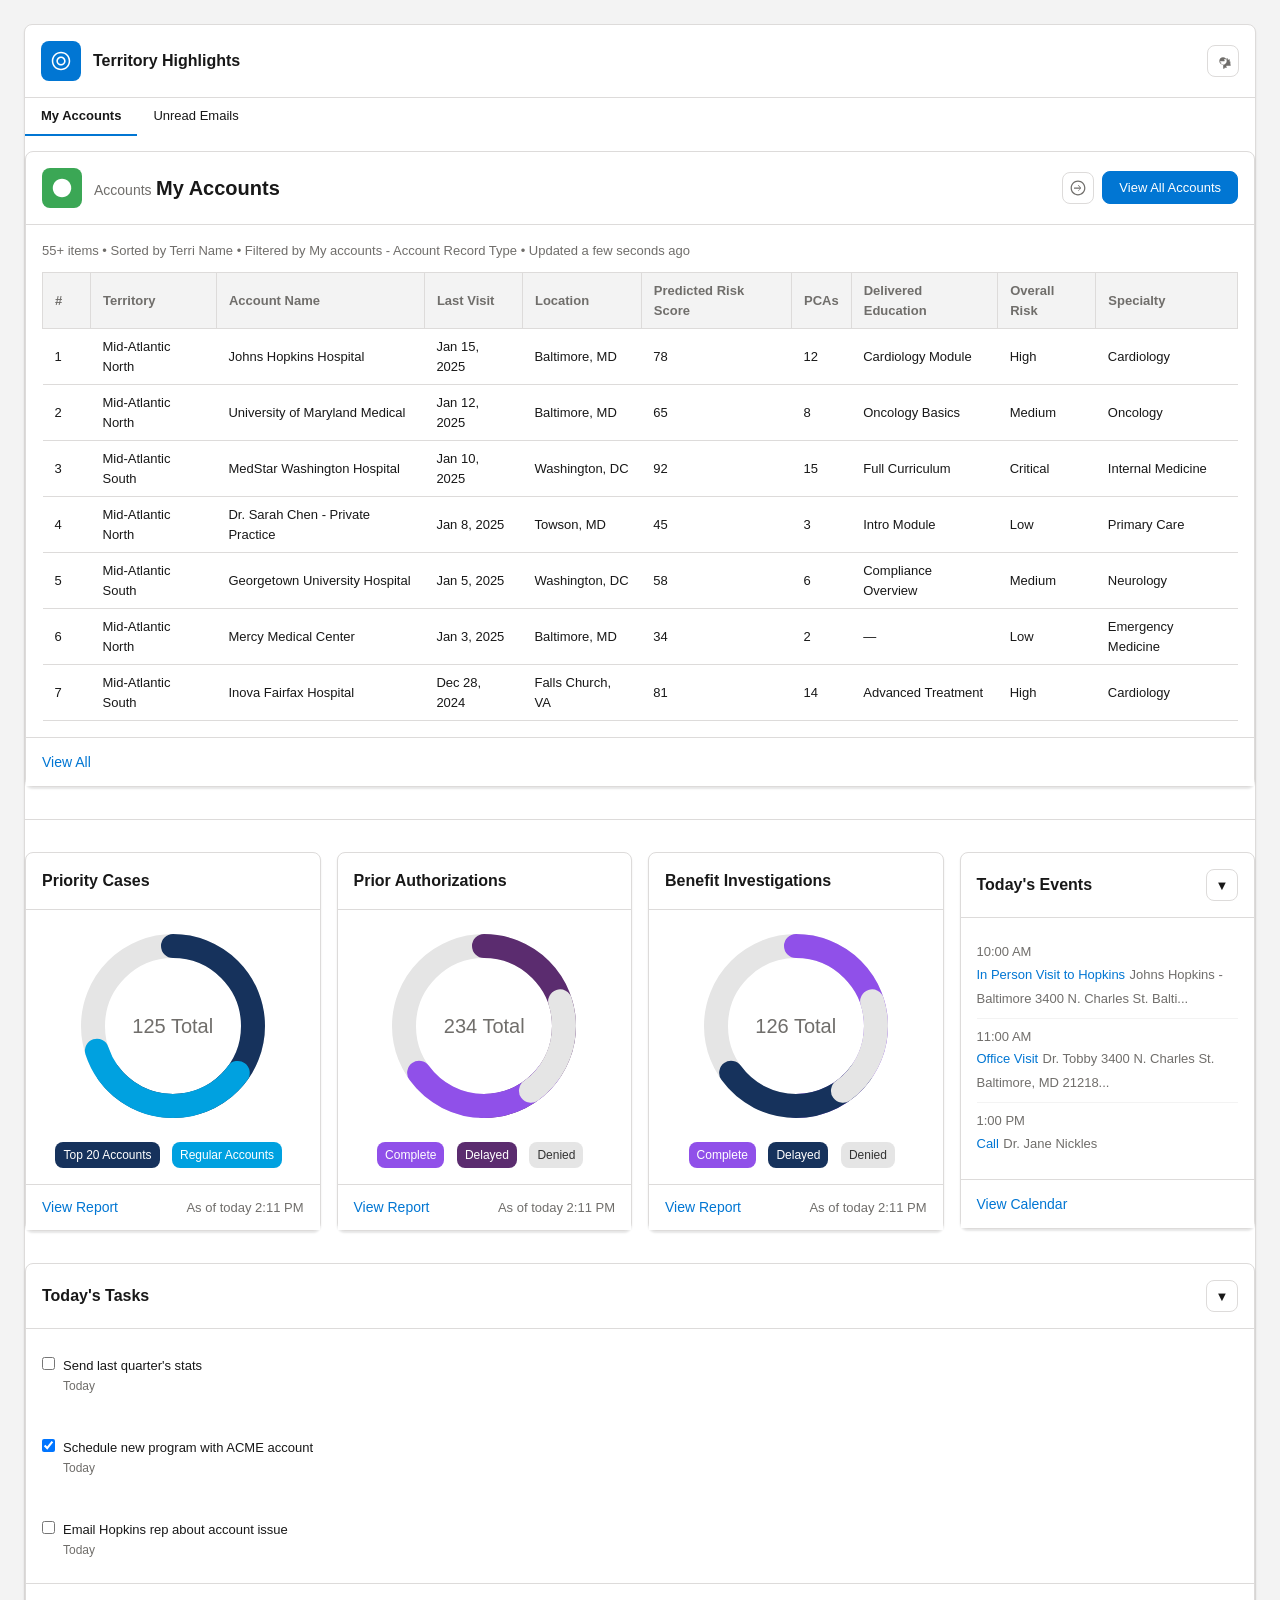
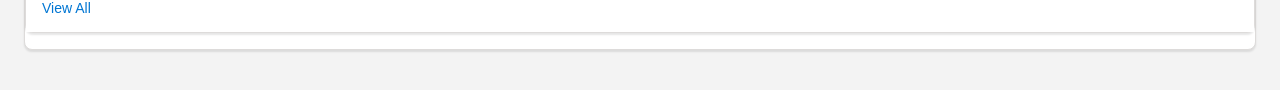
<file: index.html>
<!DOCTYPE html>
<html lang="en">
<head>
  <meta charset="UTF-8">
  <meta name="viewport" content="width=device-width, initial-scale=1.0">
  <title>Territory Highlights | Lightning Design System</title>
  <link rel="stylesheet" href="src/styles/tokens.css">
  <style>
    *, *::before, *::after { box-sizing: border-box; margin: 0; padding: 0; }
    body {
      font-family: -apple-system, BlinkMacSystemFont, 'Segoe UI', Roboto, sans-serif;
      background: var(--color-surface-alt);
      color: var(--color-text);
      line-height: 1.5;
      min-height: 100vh;
    }

    /* Layout */
    .container { max-width: 1280px; margin: 0 auto; padding: var(--space-6); }

    /* Cards - Design system: 16px padding, 8px border radius */
    .card {
      background: var(--color-surface);
      border: var(--card-border);
      border-radius: var(--card-radius);
      box-shadow: 0 2px 2px rgba(0,0,0,0.1);
      margin-bottom: var(--space-4);
    }
    .card__header {
      display: flex;
      align-items: center;
      justify-content: space-between;
      padding: var(--card-padding);
      border-bottom: var(--card-border);
    }
    .card__header-title { font-size: 1rem; font-weight: 700; color: var(--color-text); }
    .card__body { padding: var(--card-padding); }
    .card__body_inner { padding: var(--card-padding); }
    .card__footer {
      padding: var(--space-3) var(--card-padding);
      border-top: var(--card-border);
      background: var(--color-surface);
    }
    .card__footer-action { color: var(--color-primary); text-decoration: none; font-size: 0.875rem; }
    .card__footer-action:hover { text-decoration: underline; }

    /* Media / Icon */
    .media { display: flex; align-items: center; gap: 0.75rem; }
    .media__figure {
      width: 2.5rem;
      height: 2.5rem;
      background: var(--color-primary);
      border-radius: var(--card-radius);
      display: flex;
      align-items: center;
      justify-content: center;
      flex-shrink: 0;
    }
    .media__figure svg { width: 1.25rem; height: 1.25rem; fill: #fff; }
    .media__body { flex: 1; min-width: 0; }
    .media__body .subtitle { font-size: 0.875rem; color: var(--color-text-muted); }
    .media__body .title { font-size: 1.25rem; font-weight: 700; color: var(--color-text); }

    /* Buttons */
    .btn {
      display: inline-flex;
      align-items: center;
      justify-content: center;
      padding: var(--space-2) var(--space-4);
      font-size: 0.8125rem;
      font-weight: 400;
      border-radius: var(--card-radius);
      border: 1px solid var(--color-border);
      background: var(--color-surface);
      color: var(--color-text);
      cursor: pointer;
      text-decoration: none;
    }
    .btn:hover { background: var(--color-surface-alt); }
    .btn_brand { background: var(--color-primary); border-color: var(--color-primary); color: var(--color-surface); }
    .btn_brand:hover { background: var(--color-primary-hover); }
    .btn_icon {
      width: 2rem;
      height: 2rem;
      padding: 0;
    }
    .btn_icon svg { width: 1rem; height: 1rem; fill: var(--color-text-muted); }

    /* Tabs */
    .tabs { border-bottom: 1px solid var(--color-border); }
    .tabs__list { display: flex; list-style: none; }
    .tabs__link {
      display: block;
      padding: var(--space-2) var(--space-4);
      font-size: 0.8125rem;
      color: var(--color-text);
      text-decoration: none;
      border-bottom: 2px solid transparent;
      margin-bottom: -1px;
    }
    .tabs__link:hover { color: var(--color-primary); }
    .tabs__item_active .tabs__link {
      font-weight: 700;
      border-bottom-color: var(--color-primary);
      color: var(--color-text);
    }
    .tabs__content { padding: 1rem 0; }

    /* Table */
    .table-wrap { overflow-x: auto; }
    table {
      width: 100%;
      border-collapse: collapse;
      font-size: 0.8125rem;
    }
    th {
      background: var(--color-surface-alt);
      border: 1px solid var(--color-border);
      padding: var(--space-2) var(--space-3);
      text-align: left;
      font-weight: 700;
      color: var(--color-text-muted);
    }
    td {
      border-bottom: 1px solid var(--color-border);
      padding: var(--space-2) var(--space-3);
    }
    tr:hover td { background: #fafaf9; }

    /* Grid */
    .grid { display: flex; flex-wrap: wrap; margin: calc(-1 * var(--space-2)); }
    .grid__col {
      flex: 1 1 100%;
      padding: var(--space-2);
    }
    @media (min-width: 768px) {
      .grid__col { flex: 1 1 50%; }
    }
    @media (min-width: 1024px) {
      .grid__col { flex: 1 1 20%; }
    }

    /* Badge */
    .badge {
      display: inline-block;
      padding: var(--space-1) var(--space-2);
      font-size: 0.75rem;
      border-radius: var(--card-radius);
      margin-right: var(--space-2);
    }

    /* Donut chart */
    .donut-wrapper { position: relative; width: 200px; height: 200px; margin: 0 auto; }
    .donut-svg { transform: rotate(-90deg); width: 100%; height: 100%; }
    .donut-center {
      position: absolute;
      top: 50%; left: 50%;
      transform: translate(-50%, -50%);
      font-size: 1.25rem;
      color: var(--color-text-muted);
      text-align: center;
    }
    @keyframes donutFill1 { from { stroke-dashoffset: 251.2; } to { stroke-dashoffset: 0; } }
    @keyframes donutFill2 { from { stroke-dashoffset: 251.2; } to { stroke-dashoffset: 163.4; } }
    @keyframes donutFill3 { from { stroke-dashoffset: 251.2; } to { stroke-dashoffset: 201.0; } }
    .donut-segment { animation: donutFill1 1.2s ease-out forwards; }
    .donut-segment.seg2 { animation-name: donutFill2; animation-delay: 0.2s; }
    .donut-segment.seg3 { animation-name: donutFill3; animation-delay: 0.4s; }

    /* List */
    .list { list-style: none; }
    .list__item {
      padding: var(--space-2) 0;
      border-bottom: 1px solid var(--color-surface-alt);
    }
    .list__item:last-child { border-bottom: none; }
    .list__time { font-size: 0.8125rem; color: var(--color-text-muted); display: block; }
    .list__link { color: var(--color-primary); text-decoration: none; font-size: 0.8125rem; }
    .list__link:hover { text-decoration: underline; }
    .list__detail { font-size: 0.8125rem; color: var(--color-text-muted); }

    /* Checkbox - Forms use 24px vertical spacing between fields */
    .checkbox { display: flex; align-items: flex-start; gap: var(--space-2); padding: var(--space-2) 0; }
    .checkbox + .checkbox { margin-top: var(--form-field-spacing); }
    .checkbox input { margin-top: var(--space-1); }
    .checkbox__label { font-size: 0.8125rem; }
    .checkbox__due { font-size: 0.75rem; color: var(--color-text-muted); }

    /* Footer flex */
    .footer-flex { display: flex; justify-content: space-between; align-items: center; flex-wrap: wrap; gap: 0.5rem; }
    .text-muted { font-size: 0.8125rem; color: var(--color-text-muted); }
  </style>
</head>
<body>
  <div class="container">
    <!-- Main Card: Territory Highlights -->
    <article class="card">
      <header class="card__header">
        <div class="media">
          <div class="media__figure">
            <svg viewBox="0 0 52 52"><path d="M26 2C12.7 2 2 12.7 2 26s10.7 24 24 24 24-10.7 24-24S39.3 2 26 2zm0 44C14.8 46 6 37.2 6 26S14.8 6 26 6s20 8.8 20 20-8.8 20-20 20z"/><path d="M26 14c-6.6 0-12 5.4-12 12s5.4 12 12 12 12-5.4 12-12-5.4-12-12-12zm0 20c-4.4 0-8-3.6-8-8s3.6-8 8-8 8 3.6 8 8-3.6 8-8 8z"/></svg>
          </div>
          <div class="media__body">
            <h2 class="card__header-title">Territory Highlights</h2>
          </div>
        </div>
        <button class="btn btn_icon" title="Settings">
          <svg viewBox="0 0 52 52"><path d="M50 28h-2.1c-.2-1-.5-2-.9-2.9l1.5-1.5c.4-.4.4-1 0-1.4l-1.4-1.4c-.4-.4-1-.4-1.4 0l-1.5 1.5c-.9-.4-1.9-.7-2.9-.9V18c0-.6-.4-1-1-1h-2c-.6 0-1 .4-1 1v2.1c-1 .2-2 .5-2.9.9l-1.5-1.5c-.4-.4-1-.4-1.4 0l-1.4 1.4c-.4.4-.4 1 0 1.4l1.5 1.5c-.4.9-.7 1.9-.9 2.9H18c-.6 0-1 .4-1 1v2c0 .6.4 1 1 1h2.1c.2 1 .5 2 .9 2.9l-1.5 1.5c-.4.4-.4 1 0 1.4l1.4 1.4c.4.4 1 .4 1.4 0l1.5-1.5c.9.4 1.9.7 2.9.9V50c0 .6.4 1 1 1h2c.6 0 1-.4 1-1v-2.1c1-.2 2-.5 2.9-.9l1.5 1.5c.4.4 1 .4 1.4 0l1.4-1.4c.4-.4.4-1 0-1.4l-1.5-1.5c.4-.9.7-1.9.9-2.9H50c.6 0 1-.4 1-1v-2c0-.6-.4-1-1-1zM26 38c-6.6 0-12-5.4-12-12s5.4-12 12-12 12 5.4 12 12-5.4 12-12 12z"/></svg>
        </button>
      </header>

      <!-- Tabs -->
      <div class="tabs">
        <ul class="tabs__list">
          <li class="tabs__item tabs__item_active"><a class="tabs__link" href="#">My Accounts</a></li>
          <li class="tabs__item"><a class="tabs__link" href="#">Unread Emails</a></li>
        </ul>
        <div class="tabs__content">
          
          <!-- Accounts Card -->
          <article class="card">
            <header class="card__header">
              <div class="media">
                <div class="media__figure" style="background:#3ba755;">
                  <svg viewBox="0 0 52 52" fill="#fff"><path d="M26 2C12.7 2 2 12.7 2 26s10.7 24 24 24 24-10.7 24-24S39.3 2 26 2z"/></svg>
                </div>
                <div class="media__body">
                  <span class="subtitle">Accounts</span>
                  <span class="title">My Accounts</span>
                </div>
              </div>
              <div style="display:flex;gap:0.5rem;align-items:center;">
                <button class="btn btn_icon" title="Refresh">
                  <svg viewBox="0 0 52 52"><path d="M43.2 8.8C38.6 4.2 32.4 2 26 2S13.4 4.2 8.8 8.8C4.2 13.4 2 19.6 2 26s2.2 12.6 6.8 17.2 11.4 6.8 17.2 6.8 12.6-2.2 17.2-6.8 6.8-11.4 6.8-17.2-2.2-12.6-6.8-17.2zM26 46c-11 0-20-9-20-20S15 6 26 6s20 9 20 20-9 20-20 20z"/><path d="M35.4 24.6l-8-8c-.4-.4-1-.4-1.4 0s-.4 1 0 1.4l6.3 6.3H14c-.6 0-1 .4-1 1v2c0 .6.4 1 1 1h18.3l-6.3 6.3c-.4.4-.4 1 0 1.4.2.2.5.3.7.3s.5-.1.7-.3l8-8c.4-.4.4-1 0-1.4z"/></svg>
                </button>
                <button class="btn btn_brand">View All Accounts</button>
              </div>
            </header>
            <div class="card__body">
              <p class="text-muted" style="margin-bottom:0.75rem;">55+ items • Sorted by Terri Name • Filtered by My accounts - Account Record Type • Updated a few seconds ago</p>
              <div class="table-wrap">
                <table>
                  <thead>
                    <tr>
                      <th style="width:3rem">#</th>
                      <th>Territory</th>
                      <th>Account Name</th>
                      <th>Last Visit</th>
                      <th>Location</th>
                      <th>Predicted Risk Score</th>
                      <th>PCAs</th>
                      <th>Delivered Education</th>
                      <th>Overall Risk</th>
                      <th>Specialty</th>
                    </tr>
                  </thead>
                  <tbody>
                    <tr><td>1</td><td>Mid-Atlantic North</td><td>Johns Hopkins Hospital</td><td>Jan 15, 2025</td><td>Baltimore, MD</td><td>78</td><td>12</td><td>Cardiology Module</td><td>High</td><td>Cardiology</td></tr>
                    <tr><td>2</td><td>Mid-Atlantic North</td><td>University of Maryland Medical</td><td>Jan 12, 2025</td><td>Baltimore, MD</td><td>65</td><td>8</td><td>Oncology Basics</td><td>Medium</td><td>Oncology</td></tr>
                    <tr><td>3</td><td>Mid-Atlantic South</td><td>MedStar Washington Hospital</td><td>Jan 10, 2025</td><td>Washington, DC</td><td>92</td><td>15</td><td>Full Curriculum</td><td>Critical</td><td>Internal Medicine</td></tr>
                    <tr><td>4</td><td>Mid-Atlantic North</td><td>Dr. Sarah Chen - Private Practice</td><td>Jan 8, 2025</td><td>Towson, MD</td><td>45</td><td>3</td><td>Intro Module</td><td>Low</td><td>Primary Care</td></tr>
                    <tr><td>5</td><td>Mid-Atlantic South</td><td>Georgetown University Hospital</td><td>Jan 5, 2025</td><td>Washington, DC</td><td>58</td><td>6</td><td>Compliance Overview</td><td>Medium</td><td>Neurology</td></tr>
                    <tr><td>6</td><td>Mid-Atlantic North</td><td>Mercy Medical Center</td><td>Jan 3, 2025</td><td>Baltimore, MD</td><td>34</td><td>2</td><td>—</td><td>Low</td><td>Emergency Medicine</td></tr>
                    <tr><td>7</td><td>Mid-Atlantic South</td><td>Inova Fairfax Hospital</td><td>Dec 28, 2024</td><td>Falls Church, VA</td><td>81</td><td>14</td><td>Advanced Treatment</td><td>High</td><td>Cardiology</td></tr>
                  </tbody>
                </table>
              </div>
            </div>
            <footer class="card__footer">
              <a href="#" class="card__footer-action">View All</a>
            </footer>
          </article>

        </div>
      </div>

      <!-- Cards Grid -->
      <div class="grid" style="margin-top:1.5rem;">
        
        <!-- Priority Cases -->
        <div class="grid__col">
          <article class="card">
            <header class="card__header">
              <h3 class="card__header-title">Priority Cases</h3>
            </header>
            <div class="card__body_inner">
              <div class="donut-wrapper">
                <svg class="donut-svg" viewBox="0 0 100 100" width="200" height="200">
                  <circle cx="50" cy="50" r="40" fill="none" stroke="#e5e5e5" stroke-width="12"/>
                  <circle class="donut-segment" cx="50" cy="50" r="40" fill="none" stroke="#16325C" stroke-width="12" stroke-dasharray="163.4 87.8" stroke-dashoffset="251.2" stroke-linecap="round"/>
                  <circle class="donut-segment seg2" cx="50" cy="50" r="40" fill="none" stroke="#00A1E0" stroke-width="12" stroke-dasharray="87.8 163.4" stroke-dashoffset="251.2" stroke-linecap="round"/>
                </svg>
                <div class="donut-center">125 Total</div>
              </div>
              <div style="margin-top:1rem;text-align:center;">
                <span class="badge" style="background:#16325C;color:#fff">Top 20 Accounts</span>
                <span class="badge" style="background:#00A1E0;color:#fff">Regular Accounts</span>
              </div>
            </div>
            <footer class="card__footer footer-flex">
              <a href="#" class="card__footer-action">View Report</a>
              <span class="text-muted">As of today 2:11 PM</span>
            </footer>
          </article>
        </div>

        <!-- Prior Authorizations -->
        <div class="grid__col">
          <article class="card">
            <header class="card__header">
              <h3 class="card__header-title">Prior Authorizations</h3>
            </header>
            <div class="card__body_inner">
              <div class="donut-wrapper">
                <svg class="donut-svg" viewBox="0 0 100 100" width="200" height="200">
                  <circle cx="50" cy="50" r="40" fill="none" stroke="#e5e5e5" stroke-width="12"/>
                  <circle class="donut-segment" cx="50" cy="50" r="40" fill="none" stroke="#5B2C6F" stroke-width="12" stroke-dasharray="125.6 125.6" stroke-dashoffset="251.2" stroke-linecap="round"/>
                  <circle class="donut-segment seg2" cx="50" cy="50" r="40" fill="none" stroke="#9050E9" stroke-width="12" stroke-dasharray="75.4 175.8" stroke-dashoffset="251.2" stroke-linecap="round"/>
                  <circle class="donut-segment seg3" cx="50" cy="50" r="40" fill="none" stroke="#E5E5E5" stroke-width="12" stroke-dasharray="50.2 201.0" stroke-dashoffset="251.2" stroke-linecap="round"/>
                </svg>
                <div class="donut-center">234 Total</div>
              </div>
              <div style="margin-top:1rem;text-align:center;">
                <span class="badge" style="background:#9050E9;color:#fff">Complete</span>
                <span class="badge" style="background:#5B2C6F;color:#fff">Delayed</span>
                <span class="badge" style="background:#E5E5E5;color:#333">Denied</span>
              </div>
            </div>
            <footer class="card__footer footer-flex">
              <a href="#" class="card__footer-action">View Report</a>
              <span class="text-muted">As of today 2:11 PM</span>
            </footer>
          </article>
        </div>

        <!-- Benefit Investigations -->
        <div class="grid__col">
          <article class="card">
            <header class="card__header">
              <h3 class="card__header-title">Benefit Investigations</h3>
            </header>
            <div class="card__body_inner">
              <div class="donut-wrapper">
                <svg class="donut-svg" viewBox="0 0 100 100" width="200" height="200">
                  <circle cx="50" cy="50" r="40" fill="none" stroke="#e5e5e5" stroke-width="12"/>
                  <circle class="donut-segment" cx="50" cy="50" r="40" fill="none" stroke="#9050E9" stroke-width="12" stroke-dasharray="125.6 125.6" stroke-dashoffset="251.2" stroke-linecap="round"/>
                  <circle class="donut-segment seg2" cx="50" cy="50" r="40" fill="none" stroke="#16325C" stroke-width="12" stroke-dasharray="75.4 175.8" stroke-dashoffset="251.2" stroke-linecap="round"/>
                  <circle class="donut-segment seg3" cx="50" cy="50" r="40" fill="none" stroke="#E5E5E5" stroke-width="12" stroke-dasharray="50.2 201.0" stroke-dashoffset="251.2" stroke-linecap="round"/>
                </svg>
                <div class="donut-center">126 Total</div>
              </div>
              <div style="margin-top:1rem;text-align:center;">
                <span class="badge" style="background:#9050E9;color:#fff">Complete</span>
                <span class="badge" style="background:#16325C;color:#fff">Delayed</span>
                <span class="badge" style="background:#E5E5E5;color:#333">Denied</span>
              </div>
            </div>
            <footer class="card__footer footer-flex">
              <a href="#" class="card__footer-action">View Report</a>
              <span class="text-muted">As of today 2:11 PM</span>
            </footer>
          </article>
        </div>

        <!-- Today's Events -->
        <div class="grid__col">
          <article class="card">
            <header class="card__header">
              <h3 class="card__header-title">Today's Events</h3>
              <button class="btn btn_icon" title="Expand">▼</button>
            </header>
            <div class="card__body_inner">
              <ul class="list">
                <li class="list__item">
                  <span class="list__time">10:00 AM</span>
                  <a href="#" class="list__link">In Person Visit to Hopkins</a>
                  <span class="list__detail">Johns Hopkins - Baltimore 3400 N. Charles St. Balti...</span>
                </li>
                <li class="list__item">
                  <span class="list__time">11:00 AM</span>
                  <a href="#" class="list__link">Office Visit</a>
                  <span class="list__detail">Dr. Tobby 3400 N. Charles St. Baltimore, MD 21218...</span>
                </li>
                <li class="list__item">
                  <span class="list__time">1:00 PM</span>
                  <a href="#" class="list__link">Call</a>
                  <span class="list__detail">Dr. Jane Nickles</span>
                </li>
              </ul>
            </div>
            <footer class="card__footer">
              <a href="#" class="card__footer-action">View Calendar</a>
            </footer>
          </article>
        </div>

        <!-- Today's Tasks -->
        <div class="grid__col">
          <article class="card">
            <header class="card__header">
              <h3 class="card__header-title">Today's Tasks</h3>
              <button class="btn btn_icon" title="Expand">▼</button>
            </header>
            <div class="card__body_inner">
              <div class="checkbox">
                <input type="checkbox" id="t1">
                <div>
                  <label class="checkbox__label" for="t1">Send last quarter's stats</label>
                  <div class="checkbox__due">Today</div>
                </div>
              </div>
              <div class="checkbox">
                <input type="checkbox" id="t2" checked>
                <div>
                  <label class="checkbox__label" for="t2">Schedule new program with ACME account</label>
                  <div class="checkbox__due">Today</div>
                </div>
              </div>
              <div class="checkbox">
                <input type="checkbox" id="t3">
                <div>
                  <label class="checkbox__label" for="t3">Email Hopkins rep about account issue</label>
                  <div class="checkbox__due">Today</div>
                </div>
              </div>
            </div>
            <footer class="card__footer">
              <a href="#" class="card__footer-action">View All</a>
            </footer>
          </article>
        </div>

      </div>
    </article>
  </div>
</body>
</html>
</file>
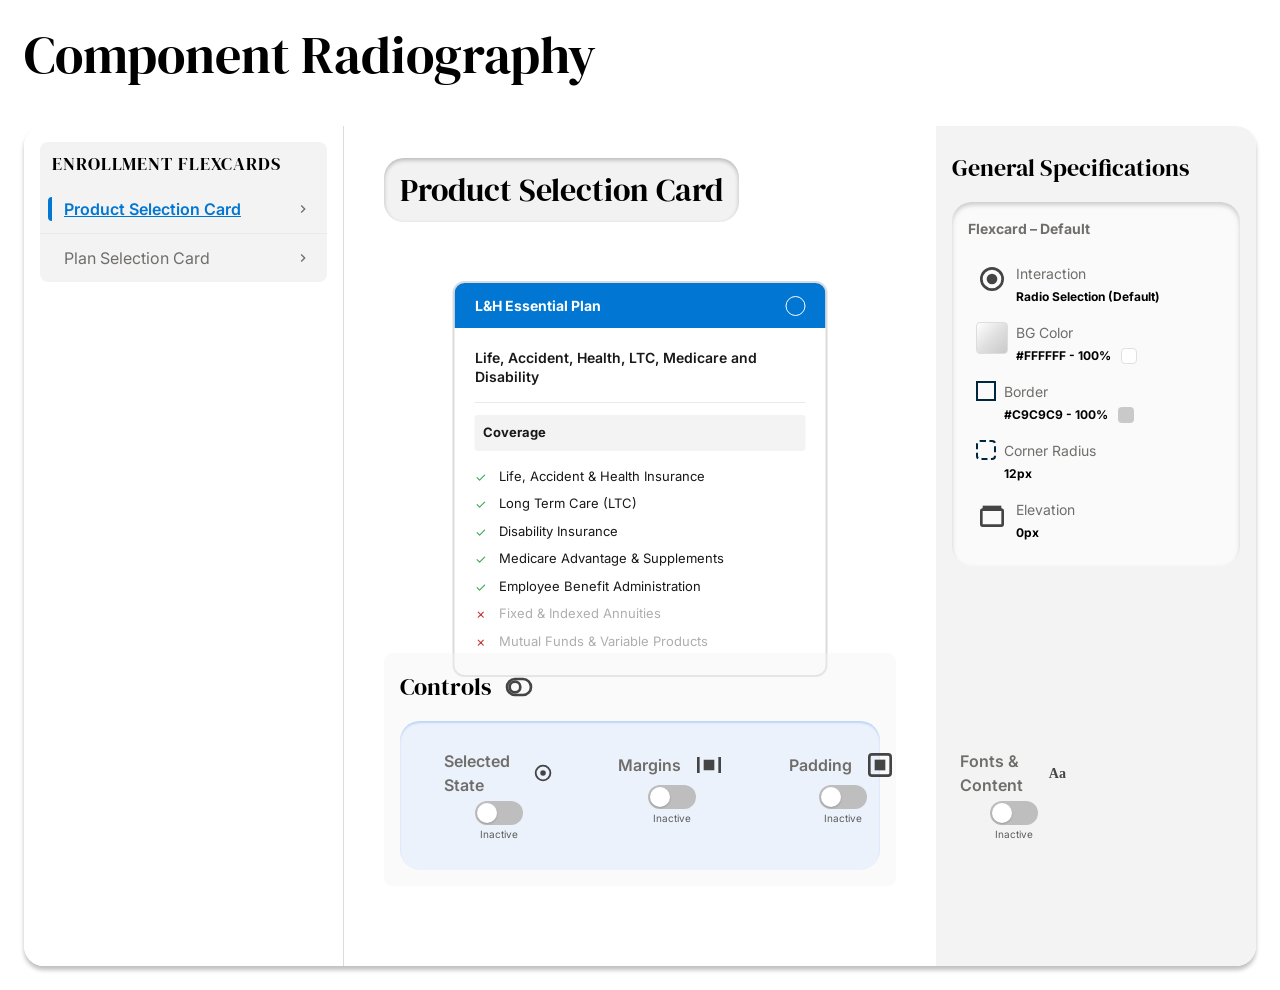
<file: component-radiography.html>
<!DOCTYPE html>
<html lang="en">
<head>
  <meta charset="UTF-8">
  <meta name="viewport" content="width=device-width, initial-scale=1.0">
  <title>Component Radiography</title>
  <link rel="stylesheet" href="src/styles/tokens.css">
  <link rel="preconnect" href="https://fonts.googleapis.com">
  <link rel="preconnect" href="https://fonts.gstatic.com" crossorigin>
  <link href="https://fonts.googleapis.com/css2?family=DM+Serif+Display&family=Inter:wght@400;600;700&display=swap" rel="stylesheet">
  <style>
    *, *::before, *::after { box-sizing: border-box; margin: 0; padding: 0; }
    body {
      font-family: 'Inter', -apple-system, BlinkMacSystemFont, sans-serif;
      background: var(--color-surface);
      color: var(--color-text);
      line-height: 1.5;
      min-height: 100vh;
    }

    .page {
      display: flex;
      flex-direction: column;
      gap: var(--space-8);
      padding: var(--space-6);
      max-width: 1720px;
      margin: 0 auto;
    }

    .page-title {
      font-family: 'DM Serif Display', Georgia, serif;
      font-size: 52px;
      font-weight: 400;
      line-height: 1.2;
      color: #000;
    }

    .main-container {
      display: flex;
      background: var(--color-surface);
      border-radius: calc(var(--card-radius) * 2.5);
      box-shadow: 0 4px 4px rgba(0, 0, 0, 0.25);
      overflow: hidden;
      height: 840px;
    }

    /* Left Sidebar */
    .sidebar-left {
      width: 320px;
      flex-shrink: 0;
      border-right: 1px solid var(--color-border);
      padding: var(--card-padding);
      background: var(--color-surface);
    }

    .nav-section {
      background: var(--color-surface-alt);
      border-radius: var(--card-radius);
    }

    .nav-section-header {
      font-family: 'DM Serif Display', Georgia, serif;
      font-size: 18px;
      font-weight: 400;
      letter-spacing: 0.9px;
      text-transform: uppercase;
      color: #000;
      padding: 8px 12px;
    }

    .nav-item {
      display: flex;
      align-items: center;
      padding: 8px;
      border-bottom: 1px solid #eaeaea;
      gap: 12px;
    }

    .nav-item:last-child { border-bottom: none; }

    .nav-item.selected {
      background: transparent;
    }

    .nav-item .selection-indicator {
      width: 4px;
      height: 100%;
      min-height: 24px;
      border-radius: 4px 0 0 4px;
      flex-shrink: 0;
    }

    .nav-item:not(.selected) .selection-indicator { background: transparent; }
    .nav-item.selected .selection-indicator { background: var(--color-primary); }

    .nav-item .label {
      flex: 1;
      font-size: 16px;
      color: var(--color-text-muted);
      text-decoration: none;
    }

    .nav-item.selected .label {
      color: var(--color-primary);
      text-decoration: underline;
      font-weight: 600;
    }

    .nav-item .arrow {
      width: 32px;
      height: 32px;
      flex-shrink: 0;
      display: flex;
      align-items: center;
      justify-content: center;
    }

    .nav-item .arrow svg {
      width: 16px;
      height: 16px;
      fill: var(--color-text-muted);
    }

    /* Center Content */
    .content-area {
      flex: 1;
      display: flex;
      gap: 0;
      min-width: 0;
      position: relative;
    }

    .content-main {
      flex: 1;
      padding: var(--space-7) var(--space-8);
      position: relative;
      display: flex;
      flex-direction: column;
      align-items: center;
    }

    .section-header {
      position: absolute;
      left: var(--space-8);
      top: var(--space-7);
      background: rgba(0, 0, 0, 0.05);
      padding: 8px 16px;
      border-radius: 20px;
      box-shadow: inset 0 2px 4px rgba(0, 0, 0, 0.25);
    }

    .section-header h2 {
      font-family: 'DM Serif Display', Georgia, serif;
      font-size: 32px;
      font-weight: 400;
      color: #000;
    }

    /* Product Card */
    .product-card {
      position: absolute;
      left: 50%;
      transform: translateX(-50%);
      top: 155px;
      width: 375px;
      background: var(--color-surface);
      border: 2px solid var(--color-border);
      border-radius: calc(var(--card-radius) + 4px);
      overflow: hidden;
      cursor: pointer;
    }

    .product-card-header-bar {
      display: flex;
      align-items: center;
      justify-content: space-between;
      background: var(--color-primary);
      color: #fff;
      padding: 12px 20px;
      font-size: 14px;
      font-weight: 700;
    }

    .product-card-body {
      padding: var(--space-5);
    }

    .radio-outer {
      width: 20px;
      height: 20px;
      border: 1px solid #fff;
      border-radius: 50%;
      background: transparent;
      flex-shrink: 0;
    }

    .product-description {
      font-size: 14px;
      font-weight: 600;
      color: var(--color-text);
      line-height: 1.36;
      margin-bottom: var(--card-padding);
    }

    .product-divider {
      height: 1px;
      background: #eaeaea;
      margin-bottom: 12px;
    }

    .coverage-title {
      background: #f3f3f3;
      padding: 8px;
      border-radius: 4px;
      font-size: 13px;
      font-weight: 700;
      color: #181818;
      margin-bottom: 12px;
    }

    .coverage-item {
      display: flex;
      align-items: flex-start;
      gap: 8px;
      padding: 4px 0;
      font-size: 13px;
      color: #181818;
    }

    .coverage-item.excluded {
      color: #aeaeae;
    }

    .coverage-item .icon {
      width: 16px;
      height: 16px;
      flex-shrink: 0;
      margin-top: 1px;
    }

    .coverage-item .icon-check {
      color: var(--color-success);
    }

    .coverage-item .icon-close {
      color: var(--color-error);
    }

    /* Controls Section */
    .controls-section {
      position: absolute;
      left: var(--space-8);
      bottom: 80px;
      width: calc(100% - 80px);
      max-width: 960px;
      background: rgba(243, 243, 243, 0.4);
      border-radius: var(--card-radius);
      padding: var(--card-padding);
    }

    .controls-header {
      display: flex;
      align-items: center;
      gap: var(--space-3);
      margin-bottom: var(--card-padding);
    }

    .controls-header h3 {
      font-family: 'DM Serif Display', Georgia, serif;
      font-size: 24px;
      font-weight: 400;
      color: #000;
    }

    .controls-header .toggle-icon {
      width: 32px;
      height: 32px;
      opacity: 0.8;
    }

    .controls-row {
      display: flex;
      gap: var(--space-8);
      background: rgba(216, 230, 254, 0.4);
      padding: 16px 32px;
      border-radius: 20px;
      box-shadow: inset 0 2px 2px #bed4f7;
    }

    .control-pill {
      flex: 1;
      display: flex;
      flex-direction: column;
      align-items: center;
      gap: var(--space-1);
      padding: var(--space-3);
      border-radius: 9999px;
      background: transparent;
    }

    .control-pill .control-label {
      display: flex;
      align-items: center;
      gap: var(--space-3);
      font-size: 16px;
      font-weight: 600;
      color: var(--color-text-muted);
    }

    .control-pill .control-icon {
      width: 32px;
      height: 32px;
      display: flex;
      align-items: center;
      justify-content: center;
      font-size: 14px;
      font-weight: 700;
      color: #444;
    }

    .control-pill .control-icon-aa {
      font-family: Georgia, serif;
    }

    .toggle-wrapper {
      display: flex;
      flex-direction: column;
      align-items: center;
      gap: 2px;
    }

    .toggle-track {
      width: 48px;
      height: 24px;
      background: #bebebe;
      border-radius: 12px;
      position: relative;
    }

    .toggle-track::after {
      content: '';
      position: absolute;
      left: 2px;
      top: 2px;
      width: 20px;
      height: 20px;
      background: #fff;
      border-radius: 50%;
      box-shadow: 0 1px 2px rgba(0,0,0,0.2);
    }

    .toggle-label {
      font-size: 10px;
      color: #5c5c5c;
    }

    /* Right Sidebar */
    .sidebar-right {
      width: 320px;
      flex-shrink: 0;
      background: var(--color-surface-alt);
      padding: var(--space-6) var(--card-padding);
      border-radius: 0 20px 20px 0;
    }

    .specs-title {
      font-family: 'DM Serif Display', Georgia, serif;
      font-size: 24px;
      font-weight: 400;
      color: #000;
      margin-bottom: 16px;
    }

    .specs-card {
      background: rgba(255, 255, 255, 0.6);
      border-radius: calc(var(--card-radius) * 2.5);
      padding: var(--card-padding) var(--space-2);
      box-shadow: inset 0 3px 4px rgba(160, 160, 160, 0.5);
    }

    .specs-card-title {
      font-size: 14px;
      font-weight: 700;
      color: var(--color-text-muted);
      padding: 0 var(--space-2) var(--space-2);
      margin-bottom: var(--space-2);
    }

    .spec-row {
      display: flex;
      gap: var(--space-2);
      align-items: flex-start;
      padding: var(--space-2) var(--card-padding);
    }

    .spec-row .spec-icon {
      width: 32px;
      height: 32px;
      flex-shrink: 0;
      display: flex;
      align-items: center;
      justify-content: center;
    }

    .spec-row .spec-icon.palette {
      background: linear-gradient(135deg, #fff 0%, #e0e0e0 50%, #c9c9c9 100%);
      border-radius: 4px;
      border: 1px solid #ddd;
    }

    .spec-row .spec-icon.border {
      width: 20px;
      height: 20px;
      border: 2px solid #00263e;
    }

    .spec-row .spec-icon.radius {
      width: 20px;
      height: 20px;
      border: 2px dashed #00263e;
      border-radius: 4px;
    }

    .spec-content {
      flex: 1;
    }

    .spec-label {
      font-size: 14px;
      color: var(--color-text-muted);
      margin-bottom: 4px;
    }

    .spec-value {
      font-size: 12px;
      font-weight: 700;
      color: #000;
    }

    .spec-value-row {
      display: flex;
      align-items: center;
      gap: 10px;
      margin-top: 4px;
    }

    .color-swatch {
      width: 16px;
      height: 16px;
      border-radius: 4px;
      flex-shrink: 0;
    }

    .color-swatch.white { background: #fff; border: 1px solid #e0e0e0; }
    .color-swatch.gray { background: #c9c9c9; }
  </style>
</head>
<body>
  <div class="page">
    <h1 class="page-title">Component Radiography</h1>

    <div class="main-container">
      <!-- Left Sidebar -->
      <aside class="sidebar-left">
        <nav class="nav-section">
          <div class="nav-section-header">ENROLLMENT FLEXCARDS</div>
          <div class="nav-item selected">
            <div class="selection-indicator"></div>
            <a href="#" class="label">Product Selection Card</a>
            <span class="arrow">
              <svg viewBox="0 0 24 24"><path d="M8.59 16.59L13.17 12 8.59 7.41 10 6l6 6-6 6-1.41-1.41z"/></svg>
            </span>
          </div>
          <div class="nav-item">
            <div class="selection-indicator"></div>
            <a href="#" class="label">Plan Selection Card</a>
            <span class="arrow">
              <svg viewBox="0 0 24 24"><path d="M8.59 16.59L13.17 12 8.59 7.41 10 6l6 6-6 6-1.41-1.41z"/></svg>
            </span>
          </div>
        </nav>
      </aside>

      <!-- Center Content -->
      <main class="content-area">
        <div class="content-main">
          <div class="section-header">
            <h2>Product Selection Card</h2>
          </div>

          <div class="product-card">
            <div class="product-card-header-bar">
              <span>L&H Essential Plan</span>
              <div class="radio-outer"></div>
            </div>
            <div class="product-card-body">
            <p class="product-description">Life, Accident, Health, LTC, Medicare and Disability</p>
            <div class="product-divider"></div>
            <div class="coverage-title">Coverage</div>
            <div class="coverage-list">
              <div class="coverage-item">
                <span class="icon icon-check">✓</span>
                <span>Life, Accident & Health Insurance</span>
              </div>
              <div class="coverage-item">
                <span class="icon icon-check">✓</span>
                <span>Long Term Care (LTC)</span>
              </div>
              <div class="coverage-item">
                <span class="icon icon-check">✓</span>
                <span>Disability Insurance</span>
              </div>
              <div class="coverage-item">
                <span class="icon icon-check">✓</span>
                <span>Medicare Advantage & Supplements</span>
              </div>
              <div class="coverage-item">
                <span class="icon icon-check">✓</span>
                <span>Employee Benefit Administration</span>
              </div>
              <div class="coverage-item excluded">
                <span class="icon icon-close">✗</span>
                <span>Fixed & Indexed Annuities</span>
              </div>
              <div class="coverage-item excluded">
                <span class="icon icon-close">✗</span>
                <span>Mutual Funds & Variable Products</span>
              </div>
            </div>
            </div>
          </div>

          <div class="controls-section">
            <div class="controls-header">
              <h3>Controls</h3>
              <svg class="toggle-icon" viewBox="0 0 24 24" fill="none" stroke="currentColor" stroke-width="2">
                <rect x="3" y="6" width="18" height="12" rx="6"/>
                <circle cx="9" cy="12" r="4"/>
              </svg>
            </div>
            <div class="controls-row">
              <div class="control-pill">
                <div class="control-label">
                  <span>Selected State</span>
                  <svg class="control-icon" viewBox="0 0 24 24" fill="currentColor">
                    <circle cx="12" cy="12" r="8" stroke="currentColor" stroke-width="2" fill="none"/>
                    <circle cx="12" cy="12" r="3"/>
                  </svg>
                </div>
                <div class="toggle-wrapper">
                  <div class="toggle-track"></div>
                  <span class="toggle-label">Inactive</span>
                </div>
              </div>
              <div class="control-pill">
                <div class="control-label">
                  <span>Margins</span>
                  <svg class="control-icon" viewBox="0 0 24 24" fill="currentColor">
                    <path d="M3 6h2v12H3zm16 0h2v12h-2zM8 8h8v8H8z"/>
                  </svg>
                </div>
                <div class="toggle-wrapper">
                  <div class="toggle-track"></div>
                  <span class="toggle-label">Inactive</span>
                </div>
              </div>
              <div class="control-pill">
                <div class="control-label">
                  <span>Padding</span>
                  <svg class="control-icon" viewBox="0 0 24 24" fill="currentColor">
                    <rect x="4" y="4" width="16" height="16" rx="2" stroke="currentColor" stroke-width="2" fill="none"/>
                    <rect x="8" y="8" width="8" height="8"/>
                  </svg>
                </div>
                <div class="toggle-wrapper">
                  <div class="toggle-track"></div>
                  <span class="toggle-label">Inactive</span>
                </div>
              </div>
              <div class="control-pill">
                <div class="control-label">
                  <span>Fonts & Content</span>
                  <span class="control-icon control-icon-aa">Aa</span>
                </div>
                <div class="toggle-wrapper">
                  <div class="toggle-track"></div>
                  <span class="toggle-label">Inactive</span>
                </div>
              </div>
            </div>
          </div>
        </div>

        <!-- Right Sidebar -->
        <aside class="sidebar-right">
          <h3 class="specs-title">General Specifications</h3>
          <div class="specs-card">
            <div class="specs-card-title">Flexcard – Default</div>
            <div class="spec-row">
              <div class="spec-icon">
                <svg width="32" height="32" viewBox="0 0 24 24" fill="none" stroke="#444" stroke-width="2">
                  <circle cx="12" cy="12" r="8"/>
                  <circle cx="12" cy="12" r="3" fill="#444"/>
                </svg>
              </div>
              <div class="spec-content">
                <div class="spec-label">Interaction</div>
                <div class="spec-value">Radio Selection (Default)</div>
              </div>
            </div>
            <div class="spec-row">
              <div class="spec-icon palette"></div>
              <div class="spec-content">
                <div class="spec-label">BG Color</div>
                <div class="spec-value-row">
                  <span class="spec-value">#FFFFFF - 100%</span>
                  <div class="color-swatch white"></div>
                </div>
              </div>
            </div>
            <div class="spec-row">
              <div class="spec-icon border"></div>
              <div class="spec-content">
                <div class="spec-label">Border</div>
                <div class="spec-value-row">
                  <span class="spec-value">#C9C9C9 - 100%</span>
                  <div class="color-swatch gray"></div>
                </div>
              </div>
            </div>
            <div class="spec-row">
              <div class="spec-icon radius"></div>
              <div class="spec-content">
                <div class="spec-label">Corner Radius</div>
                <div class="spec-value">12px</div>
              </div>
            </div>
            <div class="spec-row">
              <div class="spec-icon">
                <svg width="32" height="32" viewBox="0 0 24 24" fill="none" stroke="#444" stroke-width="2">
                  <rect x="4" y="8" width="16" height="12" rx="1"/>
                  <rect x="6" y="6" width="12" height="2"/>
                </svg>
              </div>
              <div class="spec-content">
                <div class="spec-label">Elevation</div>
                <div class="spec-value">0px</div>
              </div>
            </div>
          </div>
        </aside>
      </main>
    </div>
  </div>
</body>
</html>
</file>
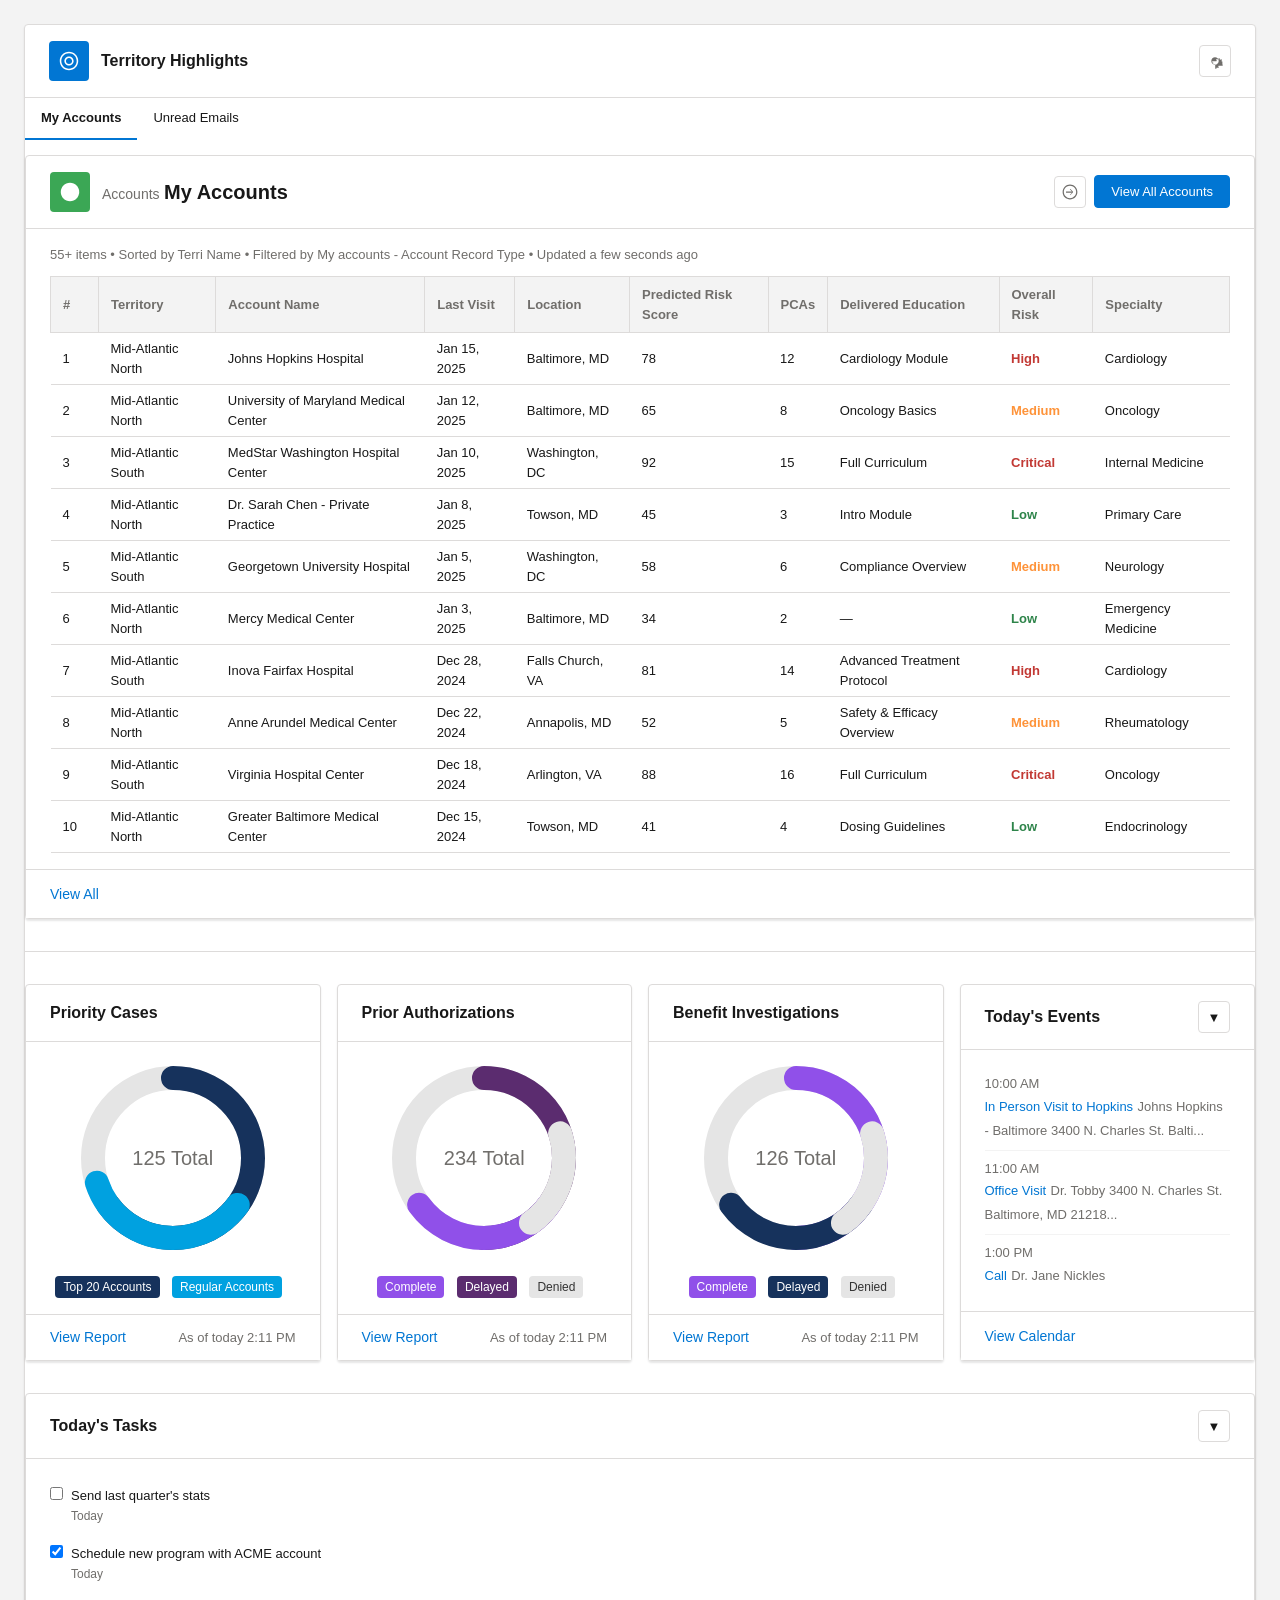
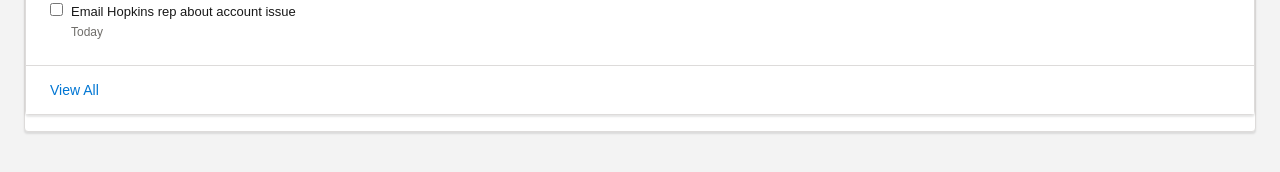
<file: index-v2.html>
<!DOCTYPE html>
<html lang="en">
<head>
  <meta charset="UTF-8">
  <meta name="viewport" content="width=device-width, initial-scale=1.0">
  <title>Territory Highlights v2 | Lightning Design System</title>
  <style>
    *, *::before, *::after { box-sizing: border-box; margin: 0; padding: 0; }
    body {
      font-family: -apple-system, BlinkMacSystemFont, 'Segoe UI', Roboto, sans-serif;
      background: #f3f3f3;
      color: #181818;
      line-height: 1.5;
      min-height: 100vh;
    }
    .container { max-width: 1280px; margin: 0 auto; padding: 1.5rem; }
    .card {
      background: #fff;
      border: 1px solid #dddbda;
      border-radius: 0.25rem;
      box-shadow: 0 2px 2px rgba(0,0,0,0.1);
      margin-bottom: 1rem;
    }
    .card__header {
      display: flex;
      align-items: center;
      justify-content: space-between;
      padding: 1rem 1.5rem;
      border-bottom: 1px solid #dddbda;
    }
    .card__header-title { font-size: 1rem; font-weight: 700; color: #181818; }
    .card__body { padding: 1rem 1.5rem; }
    .card__body_inner { padding: 1rem 1.5rem; }
    .card__footer {
      padding: 0.75rem 1.5rem;
      border-top: 1px solid #dddbda;
      background: #fff;
    }
    .card__footer-action { color: #0176d3; text-decoration: none; font-size: 0.875rem; }
    .card__footer-action:hover { text-decoration: underline; }
    .media { display: flex; align-items: center; gap: 0.75rem; }
    .media__figure {
      width: 2.5rem;
      height: 2.5rem;
      background: #0176d3;
      border-radius: 0.25rem;
      display: flex;
      align-items: center;
      justify-content: center;
      flex-shrink: 0;
    }
    .media__figure svg { width: 1.25rem; height: 1.25rem; fill: #fff; }
    .media__body { flex: 1; min-width: 0; }
    .media__body .subtitle { font-size: 0.875rem; color: #706e6b; }
    .media__body .title { font-size: 1.25rem; font-weight: 700; color: #181818; }
    .btn {
      display: inline-flex;
      align-items: center;
      justify-content: center;
      padding: 0.5rem 1rem;
      font-size: 0.8125rem;
      font-weight: 400;
      border-radius: 0.25rem;
      border: 1px solid #dddbda;
      background: #fff;
      color: #181818;
      cursor: pointer;
      text-decoration: none;
    }
    .btn:hover { background: #f3f3f3; }
    .btn_brand { background: #0176d3; border-color: #0176d3; color: #fff; }
    .btn_brand:hover { background: #014a8f; }
    .btn_icon { width: 2rem; height: 2rem; padding: 0; }
    .btn_icon svg { width: 1rem; height: 1rem; fill: #706e6b; }
    .tabs { border-bottom: 1px solid #dddbda; }
    .tabs__list { display: flex; list-style: none; }
    .tabs__link {
      display: block;
      padding: 0.625rem 1rem;
      font-size: 0.8125rem;
      color: #181818;
      text-decoration: none;
      border-bottom: 2px solid transparent;
      margin-bottom: -1px;
    }
    .tabs__link:hover { color: #0176d3; }
    .tabs__item_active .tabs__link {
      font-weight: 700;
      border-bottom-color: #0176d3;
      color: #181818;
    }
    .tabs__content { padding: 1rem 0; }
    .table-wrap { overflow-x: auto; }
    table {
      width: 100%;
      border-collapse: collapse;
      font-size: 0.8125rem;
    }
    th {
      background: #f3f3f3;
      border: 1px solid #dddbda;
      padding: 0.5rem 0.75rem;
      text-align: left;
      font-weight: 700;
      color: #706e6b;
    }
    td {
      border-bottom: 1px solid #dddbda;
      padding: 0.375rem 0.75rem;
    }
    tr:hover td { background: #fafaf9; }
    .risk-high { color: #c23934; font-weight: 600; }
    .risk-medium { color: #fe9339; font-weight: 600; }
    .risk-low { color: #2e844a; font-weight: 600; }
    .risk-critical { color: #c23934; font-weight: 700; }
    .grid { display: flex; flex-wrap: wrap; margin: -0.5rem; }
    .grid__col {
      flex: 1 1 100%;
      padding: 0.5rem;
    }
    @media (min-width: 768px) { .grid__col { flex: 1 1 50%; } }
    @media (min-width: 1024px) { .grid__col { flex: 1 1 20%; } }
    .badge {
      display: inline-block;
      padding: 0.125rem 0.5rem;
      font-size: 0.75rem;
      border-radius: 0.25rem;
      margin-right: 0.5rem;
    }
    .donut-wrapper { position: relative; width: 200px; height: 200px; margin: 0 auto; }
    .donut-svg { transform: rotate(-90deg); width: 100%; height: 100%; }
    .donut-center {
      position: absolute;
      top: 50%; left: 50%;
      transform: translate(-50%, -50%);
      font-size: 1.25rem;
      color: #706e6b;
      text-align: center;
    }
    @keyframes donutFill1 { from { stroke-dashoffset: 251.2; } to { stroke-dashoffset: 0; } }
    @keyframes donutFill2 { from { stroke-dashoffset: 251.2; } to { stroke-dashoffset: 163.4; } }
    @keyframes donutFill3 { from { stroke-dashoffset: 251.2; } to { stroke-dashoffset: 201.0; } }
    .donut-segment { animation: donutFill1 1.2s ease-out forwards; }
    .donut-segment.seg2 { animation-name: donutFill2; animation-delay: 0.2s; }
    .donut-segment.seg3 { animation-name: donutFill3; animation-delay: 0.4s; }
    .list { list-style: none; }
    .list__item {
      padding: 0.5rem 0;
      border-bottom: 1px solid #f3f3f3;
    }
    .list__item:last-child { border-bottom: none; }
    .list__time { font-size: 0.8125rem; color: #706e6b; display: block; }
    .list__link { color: #0176d3; text-decoration: none; font-size: 0.8125rem; }
    .list__link:hover { text-decoration: underline; }
    .list__detail { font-size: 0.8125rem; color: #706e6b; }
    .checkbox { display: flex; align-items: flex-start; gap: 0.5rem; padding: 0.5rem 0; }
    .checkbox input { margin-top: 0.25rem; }
    .checkbox__label { font-size: 0.8125rem; }
    .checkbox__due { font-size: 0.75rem; color: #706e6b; }
    .footer-flex { display: flex; justify-content: space-between; align-items: center; flex-wrap: wrap; gap: 0.5rem; }
    .text-muted { font-size: 0.8125rem; color: #706e6b; }
  </style>
</head>
<body>
  <div class="container">
    <article class="card">
      <header class="card__header">
        <div class="media">
          <div class="media__figure">
            <svg viewBox="0 0 52 52"><path d="M26 2C12.7 2 2 12.7 2 26s10.7 24 24 24 24-10.7 24-24S39.3 2 26 2zm0 44C14.8 46 6 37.2 6 26S14.8 6 26 6s20 8.8 20 20-8.8 20-20 20z"/><path d="M26 14c-6.6 0-12 5.4-12 12s5.4 12 12 12 12-5.4 12-12-5.4-12-12-12zm0 20c-4.4 0-8-3.6-8-8s3.6-8 8-8 8 3.6 8 8-3.6 8-8 8z"/></svg>
          </div>
          <div class="media__body">
            <h2 class="card__header-title">Territory Highlights</h2>
          </div>
        </div>
        <button class="btn btn_icon" title="Settings">
          <svg viewBox="0 0 52 52"><path d="M50 28h-2.1c-.2-1-.5-2-.9-2.9l1.5-1.5c.4-.4.4-1 0-1.4l-1.4-1.4c-.4-.4-1-.4-1.4 0l-1.5 1.5c-.9-.4-1.9-.7-2.9-.9V18c0-.6-.4-1-1-1h-2c-.6 0-1 .4-1 1v2.1c-1 .2-2 .5-2.9.9l-1.5-1.5c-.4-.4-1-.4-1.4 0l-1.4 1.4c-.4.4-.4 1 0 1.4l1.5 1.5c-.4.9-.7 1.9-.9 2.9H18c-.6 0-1 .4-1 1v2c0 .6.4 1 1 1h2.1c.2 1 .5 2 .9 2.9l-1.5 1.5c-.4.4-.4 1 0 1.4l1.4 1.4c.4.4 1 .4 1.4 0l1.5-1.5c.9.4 1.9.7 2.9.9V50c0 .6.4 1 1 1h2c.6 0 1-.4 1-1v-2.1c1-.2 2-.5 2.9-.9l1.5 1.5c.4.4 1 .4 1.4 0l1.4-1.4c.4-.4.4-1 0-1.4l-1.5-1.5c.4-.9.7-1.9.9-2.9H50c.6 0 1-.4 1-1v-2c0-.6-.4-1-1-1zM26 38c-6.6 0-12-5.4-12-12s5.4-12 12-12 12 5.4 12 12-5.4 12-12 12z"/></svg>
        </button>
      </header>

      <div class="tabs">
        <ul class="tabs__list">
          <li class="tabs__item tabs__item_active"><a class="tabs__link" href="#">My Accounts</a></li>
          <li class="tabs__item"><a class="tabs__link" href="#">Unread Emails</a></li>
        </ul>
        <div class="tabs__content">
          
          <article class="card">
            <header class="card__header">
              <div class="media">
                <div class="media__figure" style="background:#3ba755;">
                  <svg viewBox="0 0 52 52" fill="#fff"><path d="M26 2C12.7 2 2 12.7 2 26s10.7 24 24 24 24-10.7 24-24S39.3 2 26 2z"/></svg>
                </div>
                <div class="media__body">
                  <span class="subtitle">Accounts</span>
                  <span class="title">My Accounts</span>
                </div>
              </div>
              <div style="display:flex;gap:0.5rem;align-items:center;">
                <button class="btn btn_icon" title="Refresh">
                  <svg viewBox="0 0 52 52"><path d="M43.2 8.8C38.6 4.2 32.4 2 26 2S13.4 4.2 8.8 8.8C4.2 13.4 2 19.6 2 26s2.2 12.6 6.8 17.2 11.4 6.8 17.2 6.8 12.6-2.2 17.2-6.8 6.8-11.4 6.8-17.2-2.2-12.6-6.8-17.2zM26 46c-11 0-20-9-20-20S15 6 26 6s20 9 20 20-9 20-20 20z"/><path d="M35.4 24.6l-8-8c-.4-.4-1-.4-1.4 0s-.4 1 0 1.4l6.3 6.3H14c-.6 0-1 .4-1 1v2c0 .6.4 1 1 1h18.3l-6.3 6.3c-.4.4-.4 1 0 1.4.2.2.5.3.7.3s.5-.1.7-.3l8-8c.4-.4.4-1 0-1.4z"/></svg>
                </button>
                <button class="btn btn_brand">View All Accounts</button>
              </div>
            </header>
            <div class="card__body">
              <p class="text-muted" style="margin-bottom:0.75rem;">55+ items • Sorted by Terri Name • Filtered by My accounts - Account Record Type • Updated a few seconds ago</p>
              <div class="table-wrap">
                <table>
                  <thead>
                    <tr>
                      <th style="width:3rem">#</th>
                      <th>Territory</th>
                      <th>Account Name</th>
                      <th>Last Visit</th>
                      <th>Location</th>
                      <th>Predicted Risk Score</th>
                      <th>PCAs</th>
                      <th>Delivered Education</th>
                      <th>Overall Risk</th>
                      <th>Specialty</th>
                    </tr>
                  </thead>
                  <tbody>
                    <tr>
                      <td>1</td>
                      <td>Mid-Atlantic North</td>
                      <td>Johns Hopkins Hospital</td>
                      <td>Jan 15, 2025</td>
                      <td>Baltimore, MD</td>
                      <td>78</td>
                      <td>12</td>
                      <td>Cardiology Module</td>
                      <td><span class="risk-high">High</span></td>
                      <td>Cardiology</td>
                    </tr>
                    <tr>
                      <td>2</td>
                      <td>Mid-Atlantic North</td>
                      <td>University of Maryland Medical Center</td>
                      <td>Jan 12, 2025</td>
                      <td>Baltimore, MD</td>
                      <td>65</td>
                      <td>8</td>
                      <td>Oncology Basics</td>
                      <td><span class="risk-medium">Medium</span></td>
                      <td>Oncology</td>
                    </tr>
                    <tr>
                      <td>3</td>
                      <td>Mid-Atlantic South</td>
                      <td>MedStar Washington Hospital Center</td>
                      <td>Jan 10, 2025</td>
                      <td>Washington, DC</td>
                      <td>92</td>
                      <td>15</td>
                      <td>Full Curriculum</td>
                      <td><span class="risk-critical">Critical</span></td>
                      <td>Internal Medicine</td>
                    </tr>
                    <tr>
                      <td>4</td>
                      <td>Mid-Atlantic North</td>
                      <td>Dr. Sarah Chen - Private Practice</td>
                      <td>Jan 8, 2025</td>
                      <td>Towson, MD</td>
                      <td>45</td>
                      <td>3</td>
                      <td>Intro Module</td>
                      <td><span class="risk-low">Low</span></td>
                      <td>Primary Care</td>
                    </tr>
                    <tr>
                      <td>5</td>
                      <td>Mid-Atlantic South</td>
                      <td>Georgetown University Hospital</td>
                      <td>Jan 5, 2025</td>
                      <td>Washington, DC</td>
                      <td>58</td>
                      <td>6</td>
                      <td>Compliance Overview</td>
                      <td><span class="risk-medium">Medium</span></td>
                      <td>Neurology</td>
                    </tr>
                    <tr>
                      <td>6</td>
                      <td>Mid-Atlantic North</td>
                      <td>Mercy Medical Center</td>
                      <td>Jan 3, 2025</td>
                      <td>Baltimore, MD</td>
                      <td>34</td>
                      <td>2</td>
                      <td>—</td>
                      <td><span class="risk-low">Low</span></td>
                      <td>Emergency Medicine</td>
                    </tr>
                    <tr>
                      <td>7</td>
                      <td>Mid-Atlantic South</td>
                      <td>Inova Fairfax Hospital</td>
                      <td>Dec 28, 2024</td>
                      <td>Falls Church, VA</td>
                      <td>81</td>
                      <td>14</td>
                      <td>Advanced Treatment Protocol</td>
                      <td><span class="risk-high">High</span></td>
                      <td>Cardiology</td>
                    </tr>
                    <tr>
                      <td>8</td>
                      <td>Mid-Atlantic North</td>
                      <td>Anne Arundel Medical Center</td>
                      <td>Dec 22, 2024</td>
                      <td>Annapolis, MD</td>
                      <td>52</td>
                      <td>5</td>
                      <td>Safety & Efficacy Overview</td>
                      <td><span class="risk-medium">Medium</span></td>
                      <td>Rheumatology</td>
                    </tr>
                    <tr>
                      <td>9</td>
                      <td>Mid-Atlantic South</td>
                      <td>Virginia Hospital Center</td>
                      <td>Dec 18, 2024</td>
                      <td>Arlington, VA</td>
                      <td>88</td>
                      <td>16</td>
                      <td>Full Curriculum</td>
                      <td><span class="risk-critical">Critical</span></td>
                      <td>Oncology</td>
                    </tr>
                    <tr>
                      <td>10</td>
                      <td>Mid-Atlantic North</td>
                      <td>Greater Baltimore Medical Center</td>
                      <td>Dec 15, 2024</td>
                      <td>Towson, MD</td>
                      <td>41</td>
                      <td>4</td>
                      <td>Dosing Guidelines</td>
                      <td><span class="risk-low">Low</span></td>
                      <td>Endocrinology</td>
                    </tr>
                  </tbody>
                </table>
              </div>
            </div>
            <footer class="card__footer">
              <a href="#" class="card__footer-action">View All</a>
            </footer>
          </article>

        </div>
      </div>

      <div class="grid" style="margin-top:1.5rem;">
        
        <div class="grid__col">
          <article class="card">
            <header class="card__header">
              <h3 class="card__header-title">Priority Cases</h3>
            </header>
            <div class="card__body_inner">
              <div class="donut-wrapper">
                <svg class="donut-svg" viewBox="0 0 100 100" width="200" height="200">
                  <circle cx="50" cy="50" r="40" fill="none" stroke="#e5e5e5" stroke-width="12"/>
                  <circle class="donut-segment" cx="50" cy="50" r="40" fill="none" stroke="#16325C" stroke-width="12" stroke-dasharray="163.4 87.8" stroke-dashoffset="251.2" stroke-linecap="round"/>
                  <circle class="donut-segment seg2" cx="50" cy="50" r="40" fill="none" stroke="#00A1E0" stroke-width="12" stroke-dasharray="87.8 163.4" stroke-dashoffset="251.2" stroke-linecap="round"/>
                </svg>
                <div class="donut-center">125 Total</div>
              </div>
              <div style="margin-top:1rem;text-align:center;">
                <span class="badge" style="background:#16325C;color:#fff">Top 20 Accounts</span>
                <span class="badge" style="background:#00A1E0;color:#fff">Regular Accounts</span>
              </div>
            </div>
            <footer class="card__footer footer-flex">
              <a href="#" class="card__footer-action">View Report</a>
              <span class="text-muted">As of today 2:11 PM</span>
            </footer>
          </article>
        </div>

        <div class="grid__col">
          <article class="card">
            <header class="card__header">
              <h3 class="card__header-title">Prior Authorizations</h3>
            </header>
            <div class="card__body_inner">
              <div class="donut-wrapper">
                <svg class="donut-svg" viewBox="0 0 100 100" width="200" height="200">
                  <circle cx="50" cy="50" r="40" fill="none" stroke="#e5e5e5" stroke-width="12"/>
                  <circle class="donut-segment" cx="50" cy="50" r="40" fill="none" stroke="#5B2C6F" stroke-width="12" stroke-dasharray="125.6 125.6" stroke-dashoffset="251.2" stroke-linecap="round"/>
                  <circle class="donut-segment seg2" cx="50" cy="50" r="40" fill="none" stroke="#9050E9" stroke-width="12" stroke-dasharray="75.4 175.8" stroke-dashoffset="251.2" stroke-linecap="round"/>
                  <circle class="donut-segment seg3" cx="50" cy="50" r="40" fill="none" stroke="#E5E5E5" stroke-width="12" stroke-dasharray="50.2 201.0" stroke-dashoffset="251.2" stroke-linecap="round"/>
                </svg>
                <div class="donut-center">234 Total</div>
              </div>
              <div style="margin-top:1rem;text-align:center;">
                <span class="badge" style="background:#9050E9;color:#fff">Complete</span>
                <span class="badge" style="background:#5B2C6F;color:#fff">Delayed</span>
                <span class="badge" style="background:#E5E5E5;color:#333">Denied</span>
              </div>
            </div>
            <footer class="card__footer footer-flex">
              <a href="#" class="card__footer-action">View Report</a>
              <span class="text-muted">As of today 2:11 PM</span>
            </footer>
          </article>
        </div>

        <div class="grid__col">
          <article class="card">
            <header class="card__header">
              <h3 class="card__header-title">Benefit Investigations</h3>
            </header>
            <div class="card__body_inner">
              <div class="donut-wrapper">
                <svg class="donut-svg" viewBox="0 0 100 100" width="200" height="200">
                  <circle cx="50" cy="50" r="40" fill="none" stroke="#e5e5e5" stroke-width="12"/>
                  <circle class="donut-segment" cx="50" cy="50" r="40" fill="none" stroke="#9050E9" stroke-width="12" stroke-dasharray="125.6 125.6" stroke-dashoffset="251.2" stroke-linecap="round"/>
                  <circle class="donut-segment seg2" cx="50" cy="50" r="40" fill="none" stroke="#16325C" stroke-width="12" stroke-dasharray="75.4 175.8" stroke-dashoffset="251.2" stroke-linecap="round"/>
                  <circle class="donut-segment seg3" cx="50" cy="50" r="40" fill="none" stroke="#E5E5E5" stroke-width="12" stroke-dasharray="50.2 201.0" stroke-dashoffset="251.2" stroke-linecap="round"/>
                </svg>
                <div class="donut-center">126 Total</div>
              </div>
              <div style="margin-top:1rem;text-align:center;">
                <span class="badge" style="background:#9050E9;color:#fff">Complete</span>
                <span class="badge" style="background:#16325C;color:#fff">Delayed</span>
                <span class="badge" style="background:#E5E5E5;color:#333">Denied</span>
              </div>
            </div>
            <footer class="card__footer footer-flex">
              <a href="#" class="card__footer-action">View Report</a>
              <span class="text-muted">As of today 2:11 PM</span>
            </footer>
          </article>
        </div>

        <div class="grid__col">
          <article class="card">
            <header class="card__header">
              <h3 class="card__header-title">Today's Events</h3>
              <button class="btn btn_icon" title="Expand">▼</button>
            </header>
            <div class="card__body_inner">
              <ul class="list">
                <li class="list__item">
                  <span class="list__time">10:00 AM</span>
                  <a href="#" class="list__link">In Person Visit to Hopkins</a>
                  <span class="list__detail">Johns Hopkins - Baltimore 3400 N. Charles St. Balti...</span>
                </li>
                <li class="list__item">
                  <span class="list__time">11:00 AM</span>
                  <a href="#" class="list__link">Office Visit</a>
                  <span class="list__detail">Dr. Tobby 3400 N. Charles St. Baltimore, MD 21218...</span>
                </li>
                <li class="list__item">
                  <span class="list__time">1:00 PM</span>
                  <a href="#" class="list__link">Call</a>
                  <span class="list__detail">Dr. Jane Nickles</span>
                </li>
              </ul>
            </div>
            <footer class="card__footer">
              <a href="#" class="card__footer-action">View Calendar</a>
            </footer>
          </article>
        </div>

        <div class="grid__col">
          <article class="card">
            <header class="card__header">
              <h3 class="card__header-title">Today's Tasks</h3>
              <button class="btn btn_icon" title="Expand">▼</button>
            </header>
            <div class="card__body_inner">
              <div class="checkbox">
                <input type="checkbox" id="t1">
                <div>
                  <label class="checkbox__label" for="t1">Send last quarter's stats</label>
                  <div class="checkbox__due">Today</div>
                </div>
              </div>
              <div class="checkbox">
                <input type="checkbox" id="t2" checked>
                <div>
                  <label class="checkbox__label" for="t2">Schedule new program with ACME account</label>
                  <div class="checkbox__due">Today</div>
                </div>
              </div>
              <div class="checkbox">
                <input type="checkbox" id="t3">
                <div>
                  <label class="checkbox__label" for="t3">Email Hopkins rep about account issue</label>
                  <div class="checkbox__due">Today</div>
                </div>
              </div>
            </div>
            <footer class="card__footer">
              <a href="#" class="card__footer-action">View All</a>
            </footer>
          </article>
        </div>

      </div>
    </article>
  </div>
</body>
</html>
</file>
<file: src/styles/tokens.css>
/**
 * Design System Tokens
 * Use these variables for consistent styling across the project.
 */

:root {
  /* Colors */
  --color-primary: #0176d3;
  --color-primary-hover: #014a8f;
  --color-surface: #ffffff;
  --color-surface-alt: #f3f3f3;
  --color-border: #dddbda;
  --color-text: #181818;
  --color-text-muted: #706e6b;
  --color-success: #3ba755;
  --color-error: #c23934;

  /* Spacing scale */
  --space-1: 4px;
  --space-2: 8px;
  --space-3: 12px;
  --space-4: 16px;
  --space-5: 20px;
  --space-6: 24px;
  --space-7: 32px;
  --space-8: 40px;

  /* Card patterns */
  --card-padding: 16px;
  --card-radius: 8px;
  --card-border: 1px solid var(--color-border);

  /* Form patterns */
  --form-field-spacing: 24px;

  /* Modal */
  --modal-max-width: 480px;
}

/* Typography classes */
.text-body {
  font-size: 0.875rem;
  line-height: 1.5;
  color: var(--color-text);
}

.text-heading {
  font-size: 1.25rem;
  font-weight: 700;
  color: var(--color-text);
}

.text-caption {
  font-size: 0.75rem;
  color: var(--color-text-muted);
}
</file>
